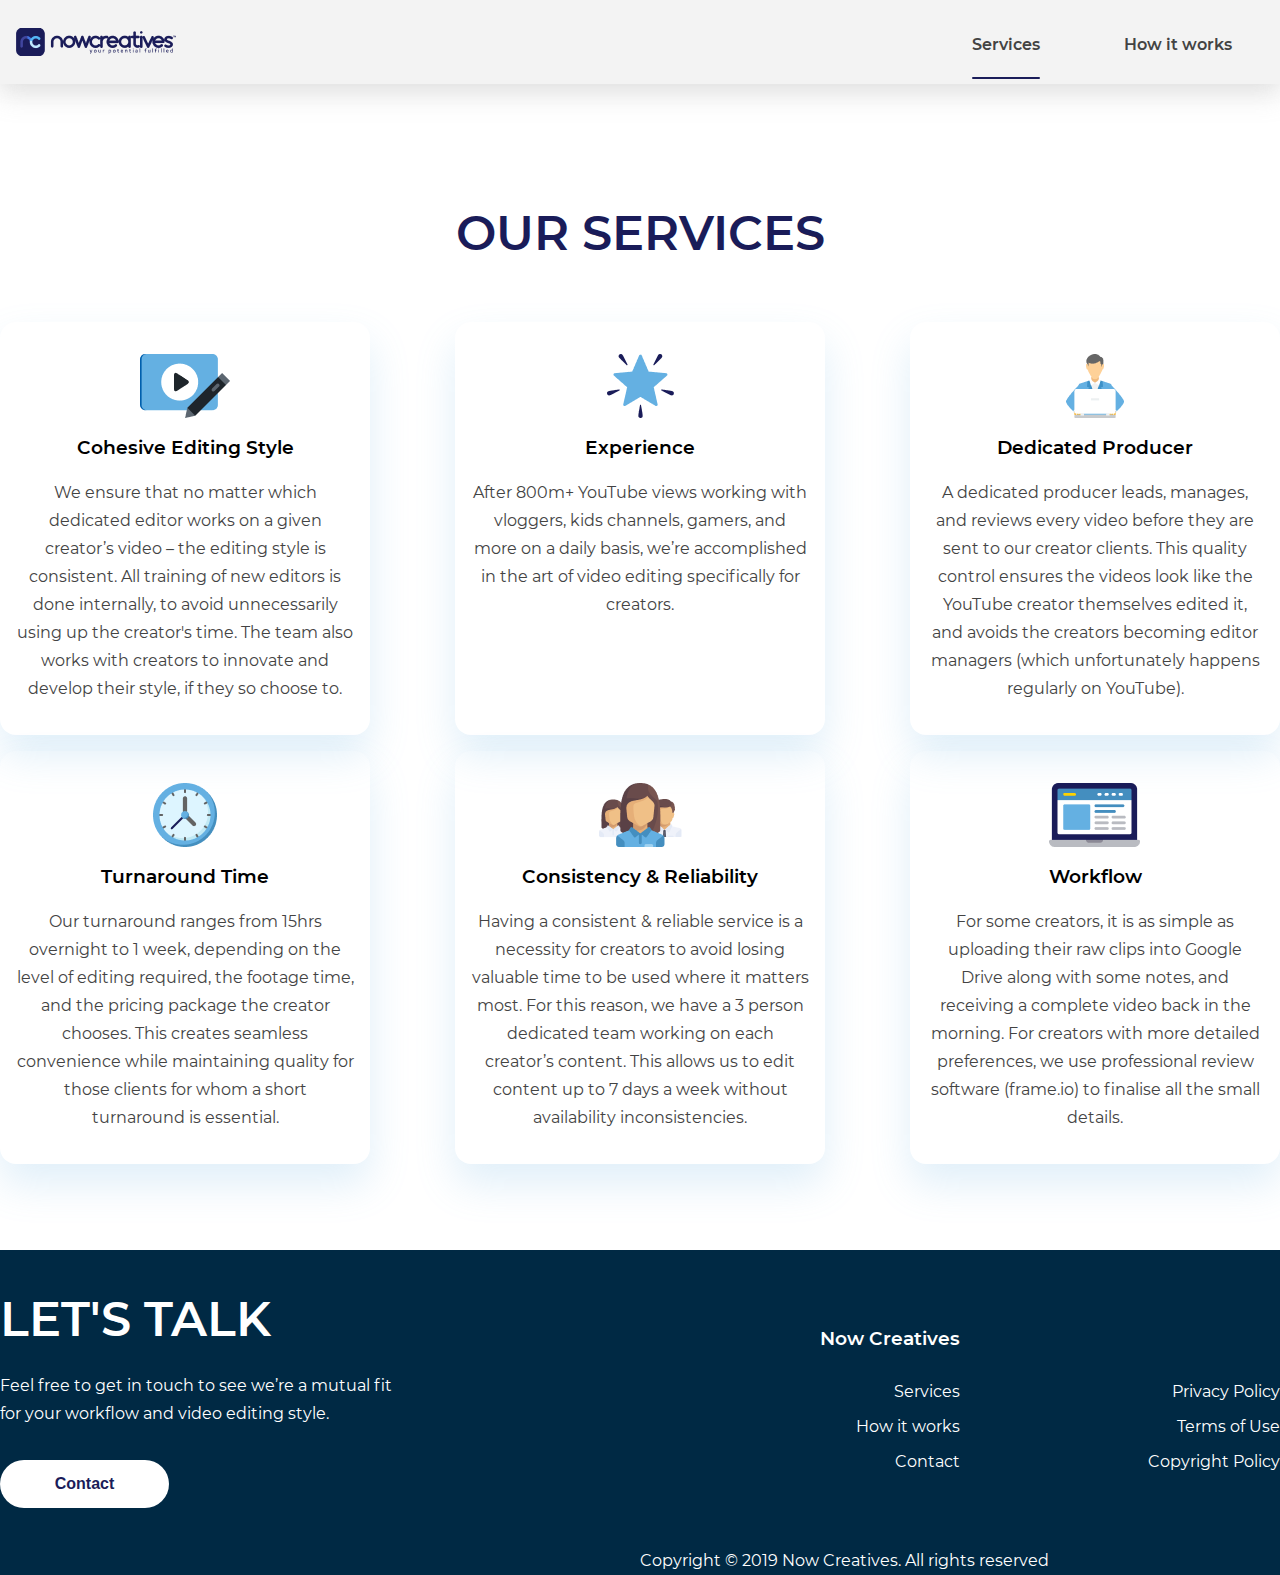
<file: services.html>
<!doctype html>
<html lang="en">
<head>
    <meta charset="UTF-8">
    <meta name="viewport"
          content="width=device-width, user-scalable=no, initial-scale=1.0, maximum-scale=1.0, minimum-scale=1.0">
    <meta http-equiv="X-UA-Compatible" content="ie=edge">
    <title>Document</title>
    <link rel="stylesheet" href="index.css">
    <link rel="stylesheet" href="footer.css">
    <link rel="stylesheet" href="fonts.css">
    <link rel="stylesheet" href="services.css">
    <link rel="stylesheet" href="media.css">
</head>
<body>
<header>
    <div id="navbar">
        <div id="logo-div">
            <a href="index.html"><img src="images/logo.png" alt="logo" id="logo"></a>
        </div>
        <div id="hamburger">
            <input type="checkbox" id="btnControl" onclick="menuSlidesIn()"/>
            <label for="btnControl" id="label-hamburger">
                <div class="menu-burger"></div>
                <div class="menu-burger"></div>
                <div class="menu-burger"></div>
            </label>
        </div>
        <ul id="menu">
            <li><a href="services.html">Services</a></li>
            <li><a href="how-it-works.html">How it works</a></li>
        </ul>
    </div>
    <ul id="menu-items">
        <li><a href="services.html">Services</a></li>
        <li><a href="how-it-works.html">How it works</a></li>
    </ul>
</header>

<div id="main-services">
    <h1>OUR SERVICES</h1>
    <div id="service-cards">
        <div class="service-card-temp">
            <img src="images/services/Cohesive-Editing-Style.png" alt="#">
            <h3>Cohesive Editing Style</h3>
            <p>We ensure that no matter which dedicated editor works on a given creator’s video – the editing style is
                consistent. All training of new editors is done internally, to avoid unnecessarily using up the
                creator's time. The team also works with creators to innovate and develop their style, if they so choose
                to.</p>
        </div>
        <div class="service-card-temp">
            <img src="images/services/Experience.png" alt="#">
            <h3>Experience</h3>
            <p>After 800m+ YouTube views working with vloggers, kids channels, gamers, and more on a daily basis, we’re
                accomplished in the art of video editing specifically for creators.</p>
        </div>
        <div class="service-card-temp">
            <img src="images/services/Dedicated-Producer.png" alt="#">
            <h3>Dedicated Producer</h3>
            <p>A dedicated producer leads, manages, and reviews every video before they are sent to our creator clients.
                This quality control ensures the videos look like the YouTube creator themselves edited it, and avoids
                the creators becoming editor managers (which unfortunately happens regularly on YouTube).</p>
        </div>
        <div class="service-card-temp">
            <img src="images/services/Turnaround-Time.png" alt="#">
            <h3>Turnaround Time</h3>
            <p>Our turnaround ranges from 15hrs overnight to 1 week, depending on the level of editing required, the
                footage time, and the pricing package the creator chooses. This creates seamless convenience while
                maintaining quality for those clients for whom a short turnaround is essential.</p>
        </div>
        <div class="service-card-temp">
            <img src="images/services/Consistency-Reliability.png" alt="#">
            <h3>Consistency & Reliability</h3>
            <p>Having a consistent & reliable service is a necessity for creators to avoid losing valuable time to be
                used where it matters most. For this reason, we have a 3 person dedicated team working on each creator’s
                content. This allows us to edit content up to 7 days a week without availability inconsistencies.</p>
        </div>
        <div class="service-card-temp">
            <img src="images/services/Workflow.png" alt="#">
            <h3>Workflow</h3>
            <p>For some creators, it is as simple as uploading their raw clips into Google Drive along with some notes,
                and receiving a complete video back in the morning. For creators with more detailed preferences, we use
                professional review software (frame.io) to finalise all the small details.</p>
        </div>
    </div>
</div>

<footer>
    <div id="footer">
        <div id="footer-info">
            <h1>LET'S TALK</h1>
            <p>Feel free to get in touch to see we’re a mutual fit for your workflow and video editing style.</p>
            <button id="contact-footer">Contact</button>
        </div>
        <div id="footer-quicklinks">
            <div id="footer-links1">
                <h3>Now Creatives</h3>
                <a href="services.html">Services</a>
                <a href="how-it-works.html">How it works</a>
                <a href="#">Contact</a>
            </div>
            <div id="footer-links2">
                <a href="#">Privacy Policy</a>
                <a href="#">Terms of Use</a>
                <a href="#">Copyright Policy</a>
            </div>
            <p>Copyright © 2019 Now Creatives. All rights reserved</p>
        </div>

    </div>
</footer>
<script src="index.js"></script>
</body>
</html>
</file>
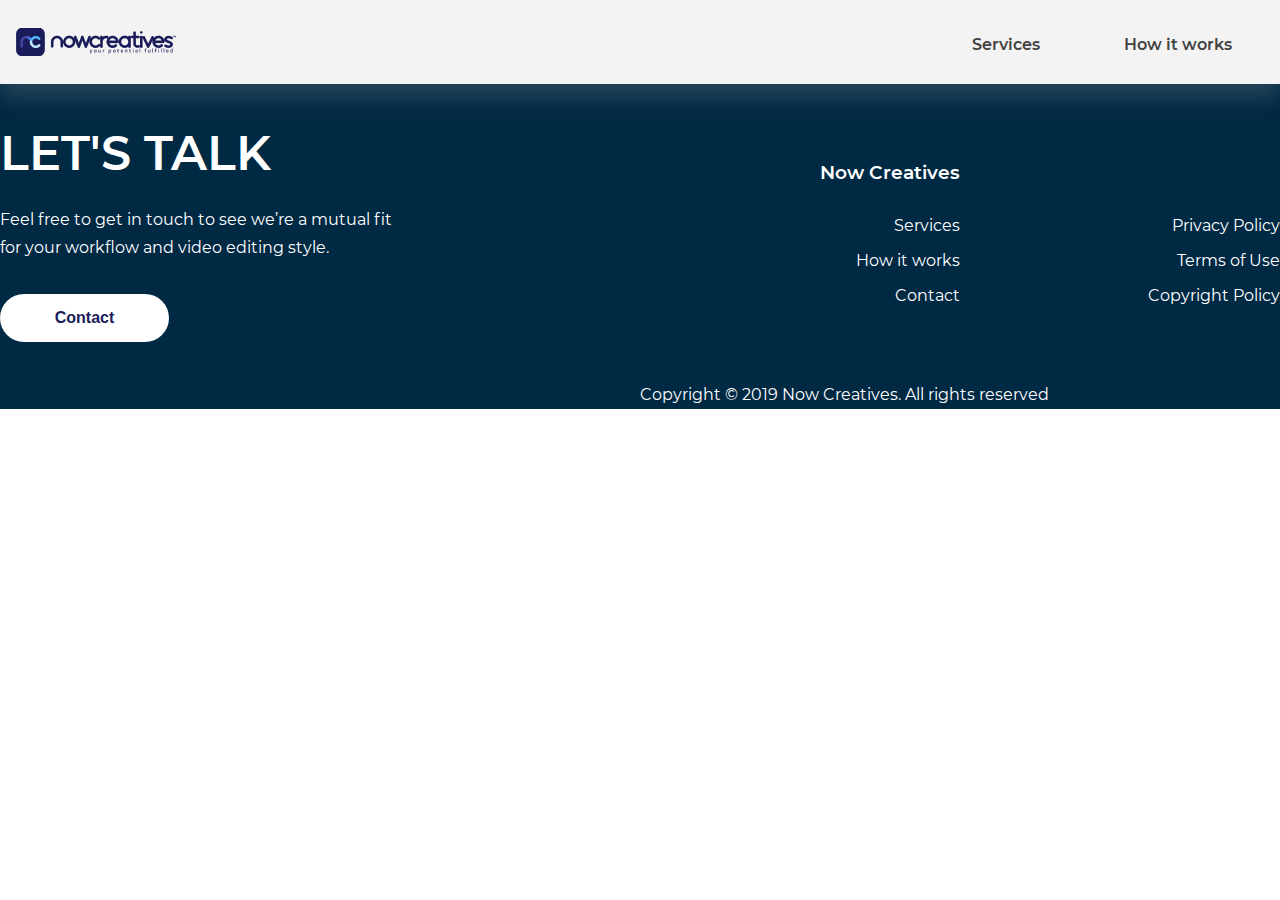
<file: template.html>
<!doctype html>
<html lang="en">
<head>
    <meta charset="UTF-8">
    <meta name="viewport"
          content="width=device-width, user-scalable=no, initial-scale=1.0, maximum-scale=1.0, minimum-scale=1.0">
    <meta http-equiv="X-UA-Compatible" content="ie=edge">
    <title>Template</title>
    <link rel="stylesheet" href="index.css">
    <link rel="stylesheet" href="footer.css">
    <link rel="stylesheet" href="fonts.css">
    <link rel="stylesheet" href="media.css">
</head>
<body>
<header>
    <div id="navbar">
        <div id="logo-div">
            <a href="index.html"><img src="images/logo.png" alt="logo" id="logo"></a>
        </div>
        <div id="hamburger">
            <input type="checkbox" id="btnControl" onclick="menuSlidesIn()"/>
            <label for="btnControl" id="label-hamburger">
                <div class="menu-burger"></div>
                <div class="menu-burger"></div>
                <div class="menu-burger"></div>
            </label>
        </div>
        <ul id="menu">
            <li><a href="services.html">Services</a></li>
            <li><a href="how-it-works.html">How it works</a></li>
        </ul>
    </div>
    <ul id="menu-items">
        <li><a href="services.html">Services</a></li>
        <li><a href="how-it-works.html">How it works</a></li>
    </ul>
</header>



<footer>
    <div id="footer">
        <div id="footer-info">
            <h1>LET'S TALK</h1>
            <p>Feel free to get in touch to see we’re a mutual fit for your workflow and video editing style.</p>
            <button id="contact-footer">Contact</button>
        </div>
        <div id="footer-quicklinks">
            <div id="footer-links1">
                <h3>Now Creatives</h3>
                <a href="services.html">Services</a>
                <a href="how-it-works.html">How it works</a>
                <a href="#">Contact</a>
            </div>
            <div id="footer-links2">
                <a href="#">Privacy Policy</a>
                <a href="#">Terms of Use</a>
                <a href="#">Copyright Policy</a>
            </div>
            <p>Copyright © 2019 Now Creatives. All rights reserved</p>
        </div>

    </div>
</footer>
<script src="index.js"></script>
</body>
</html>
</file>
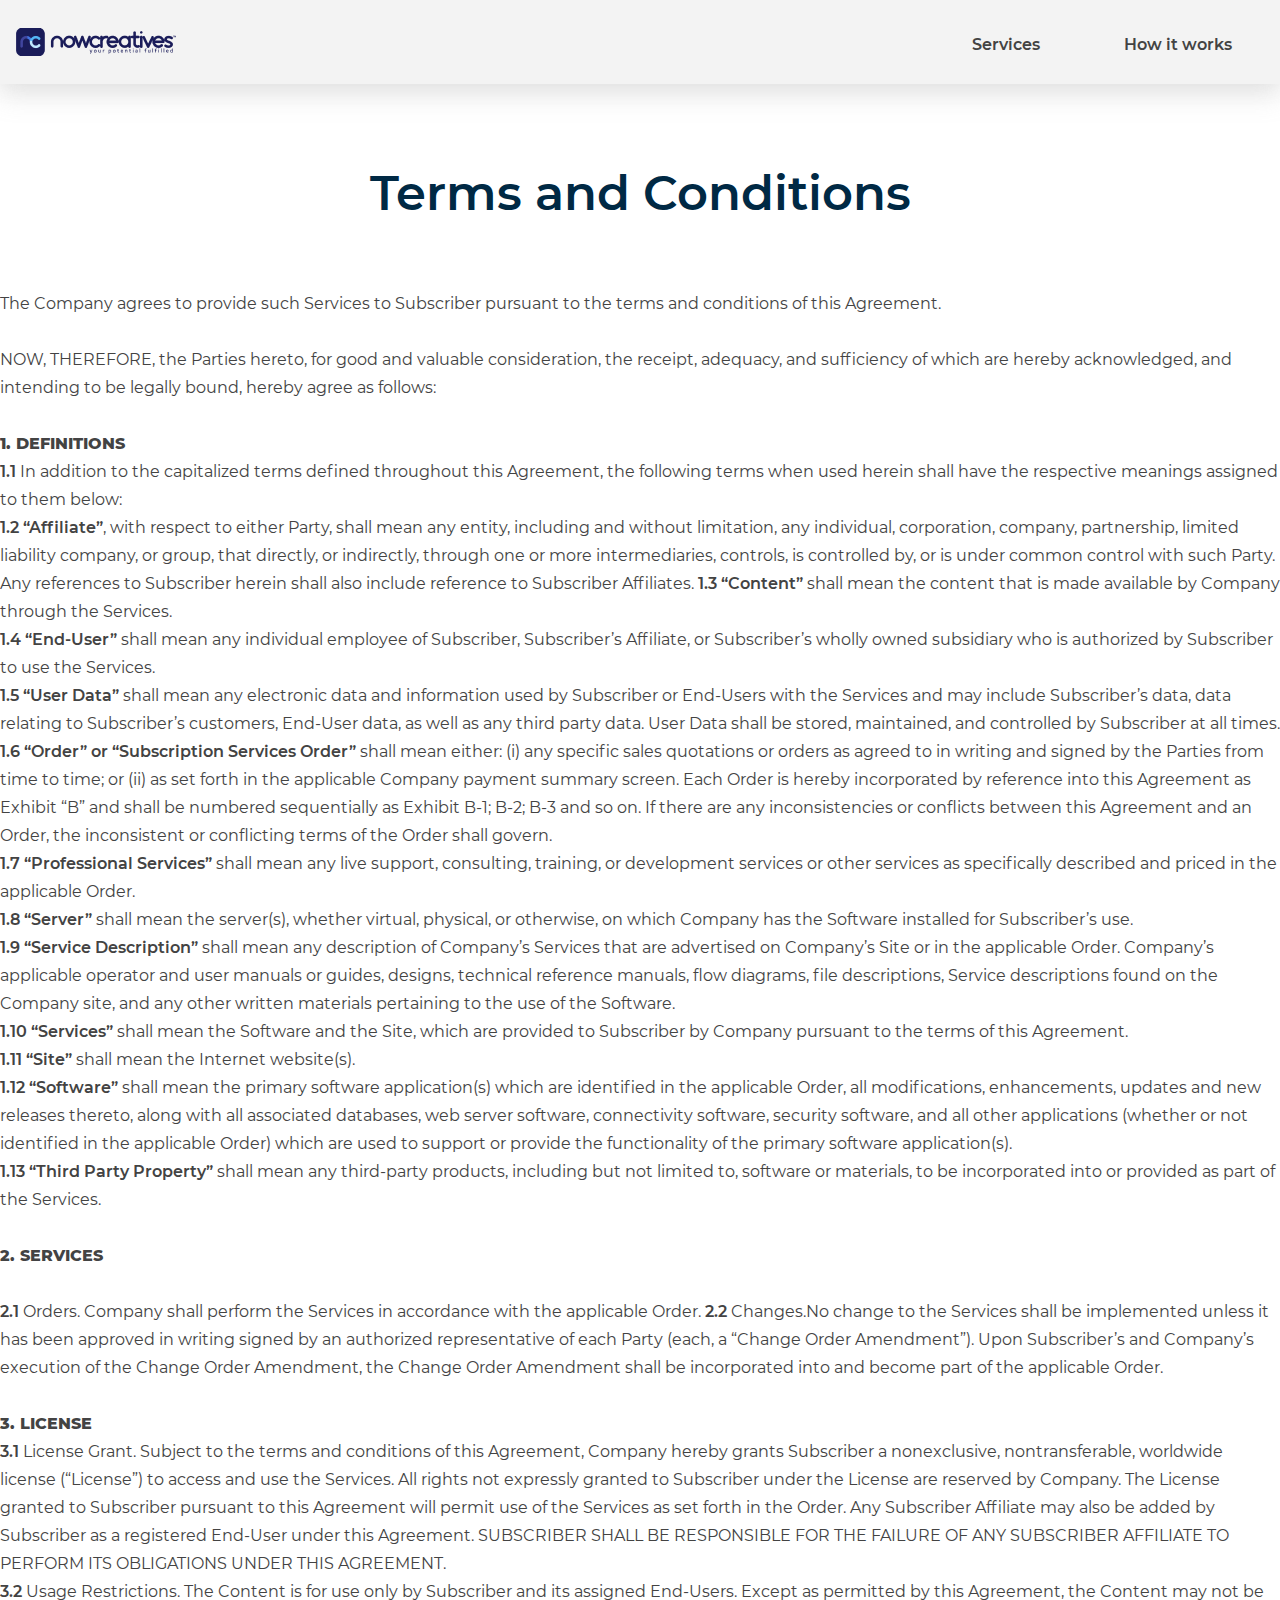
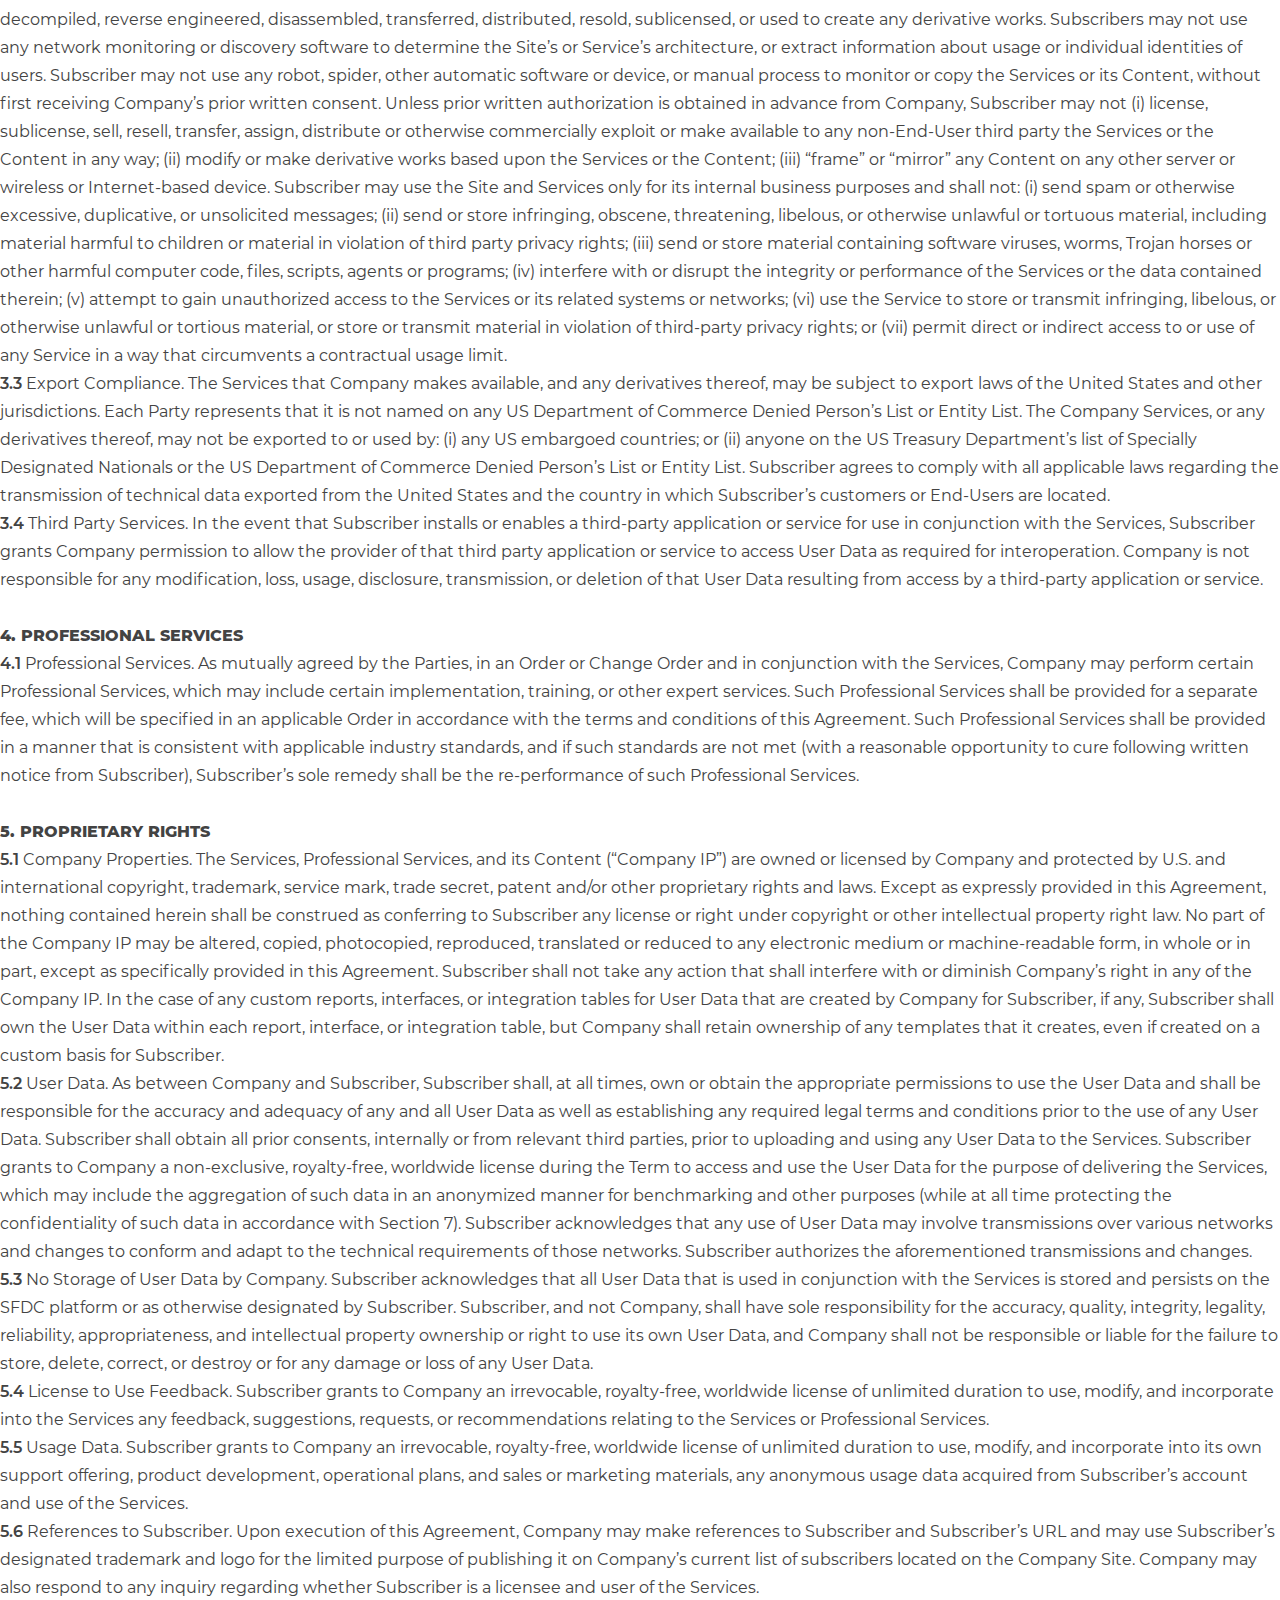
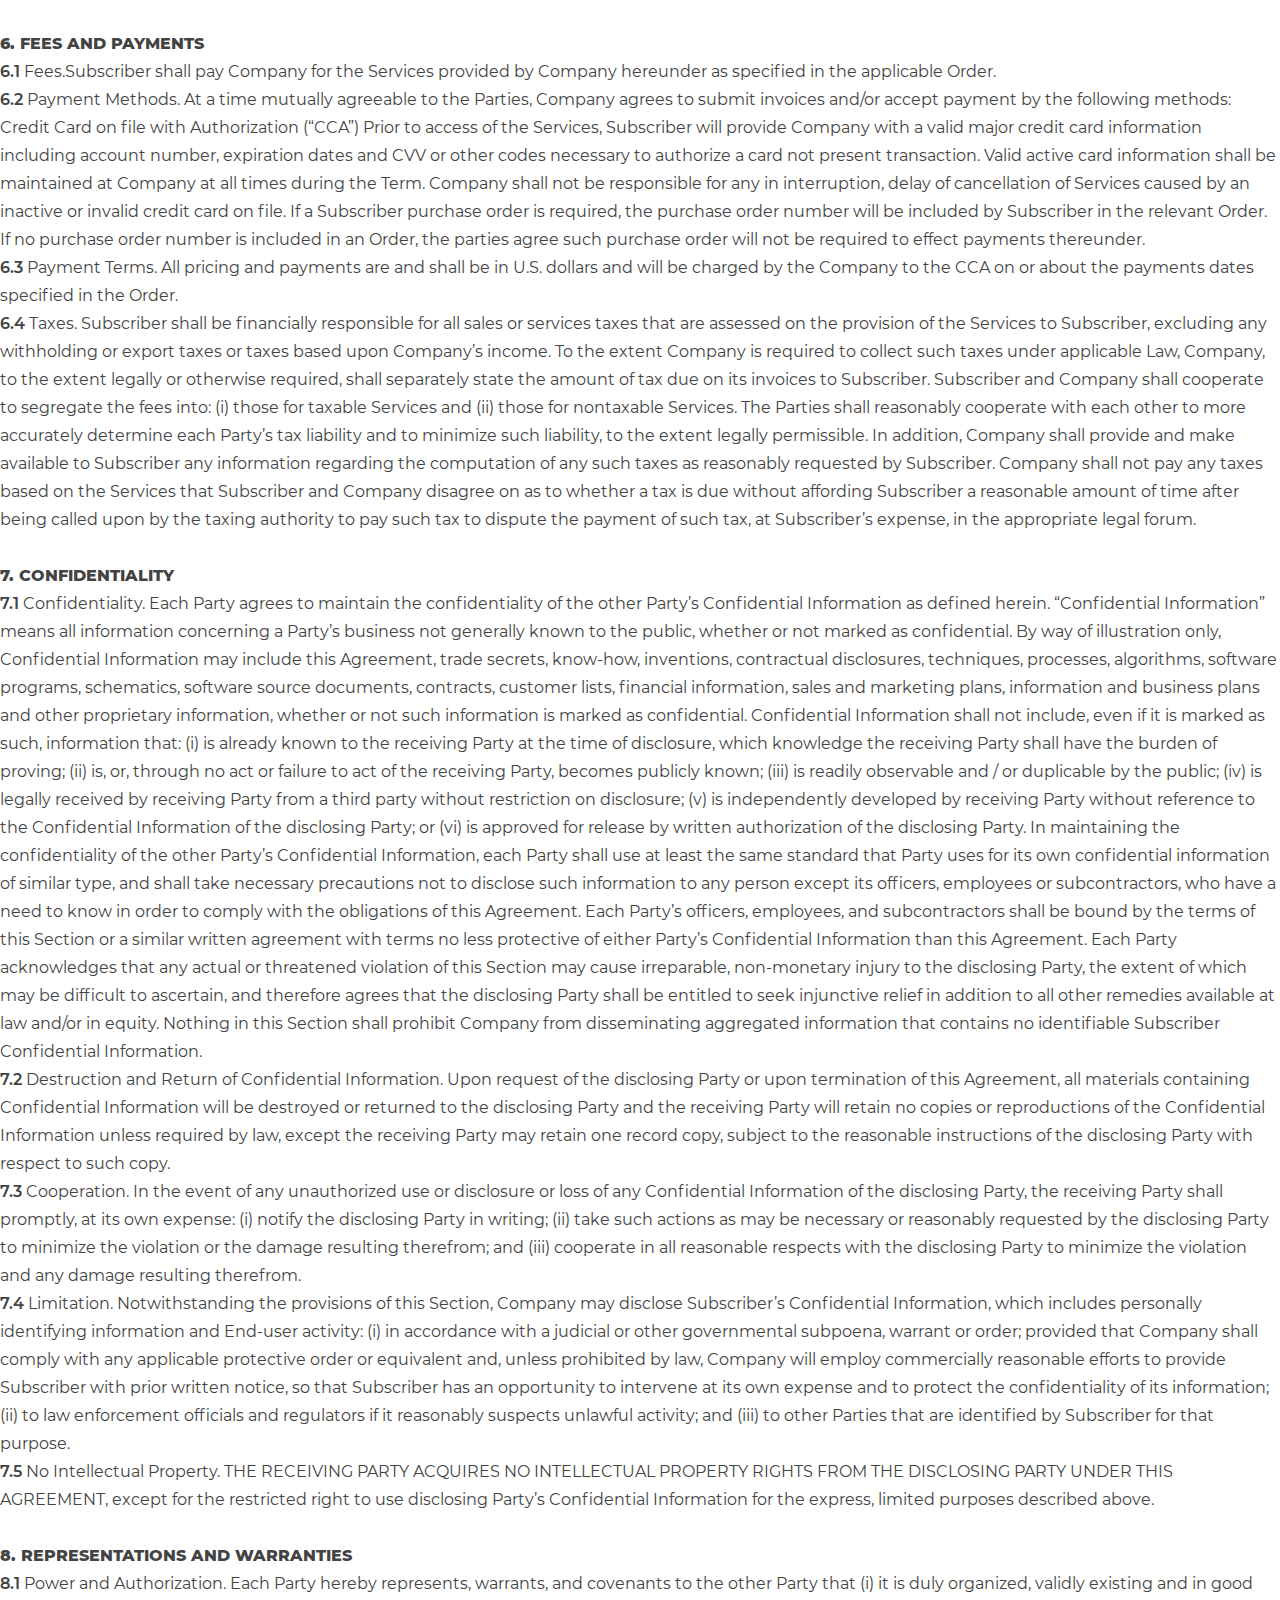
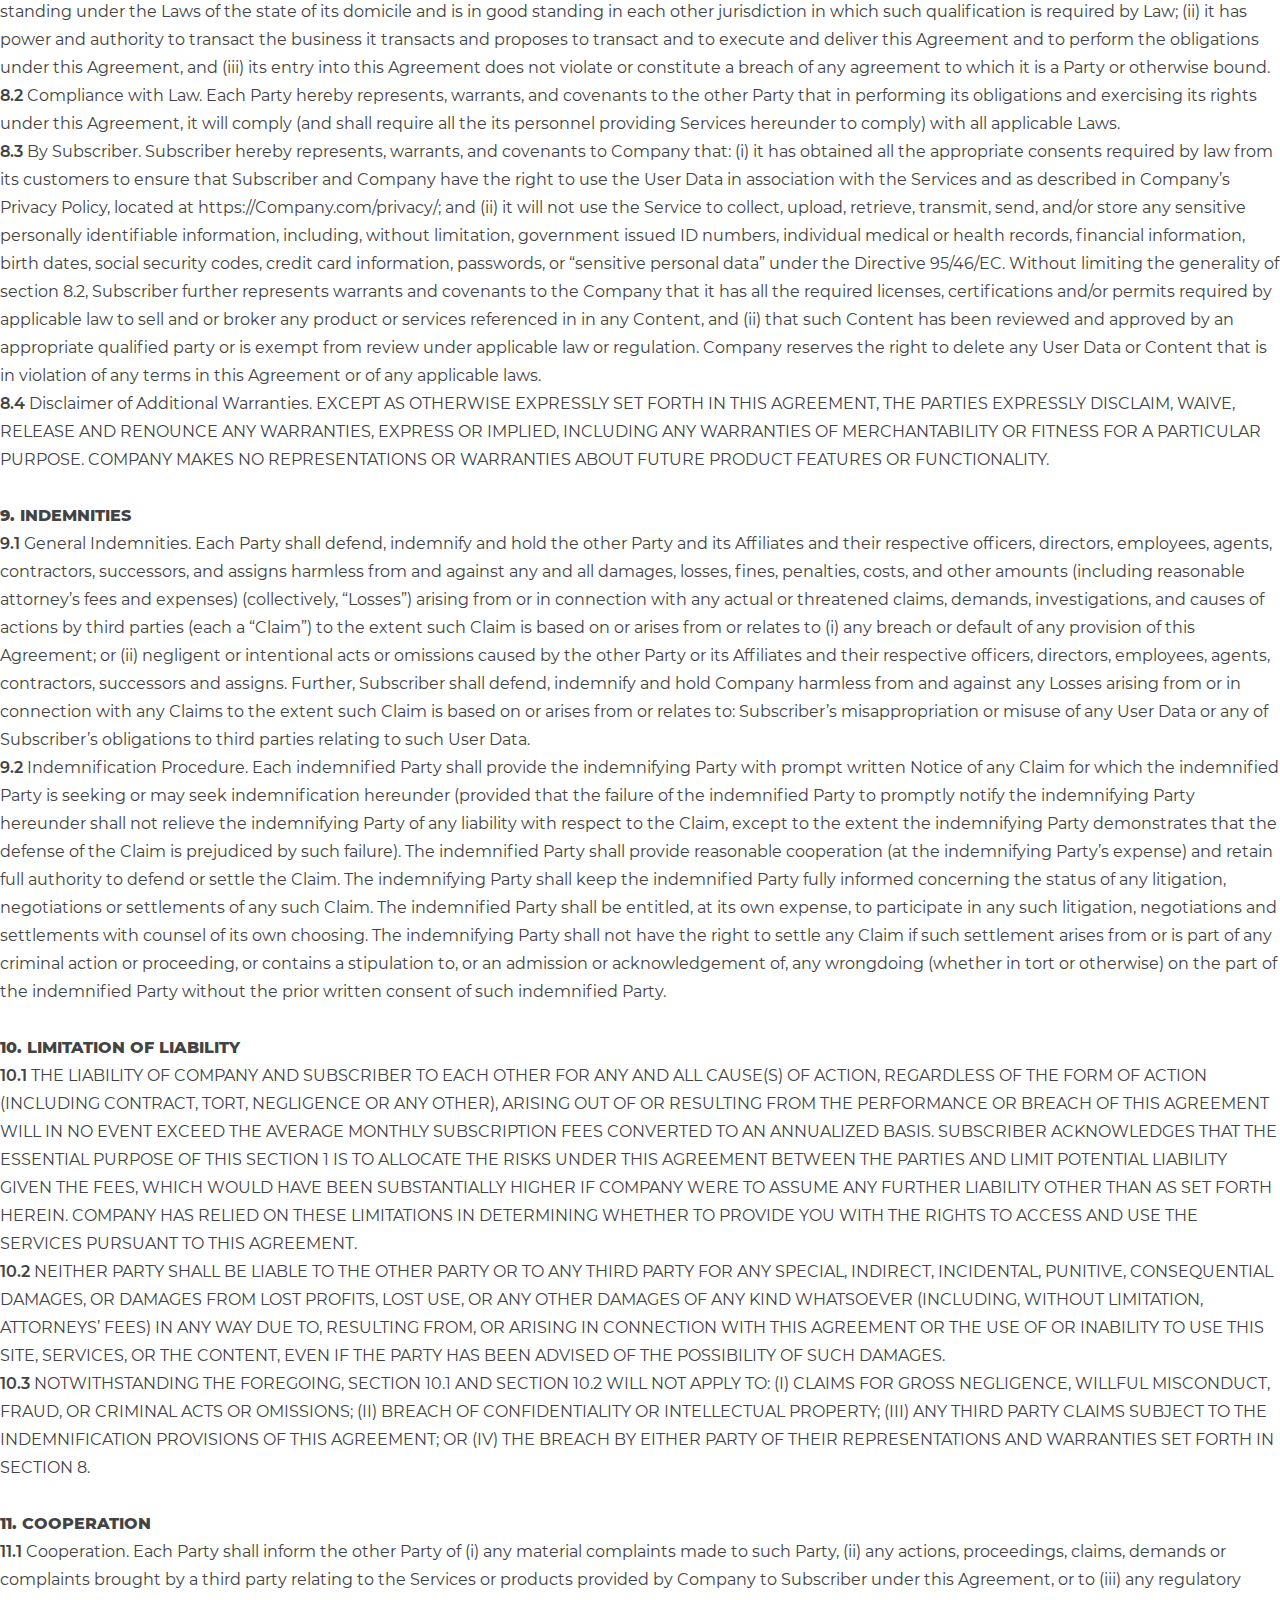
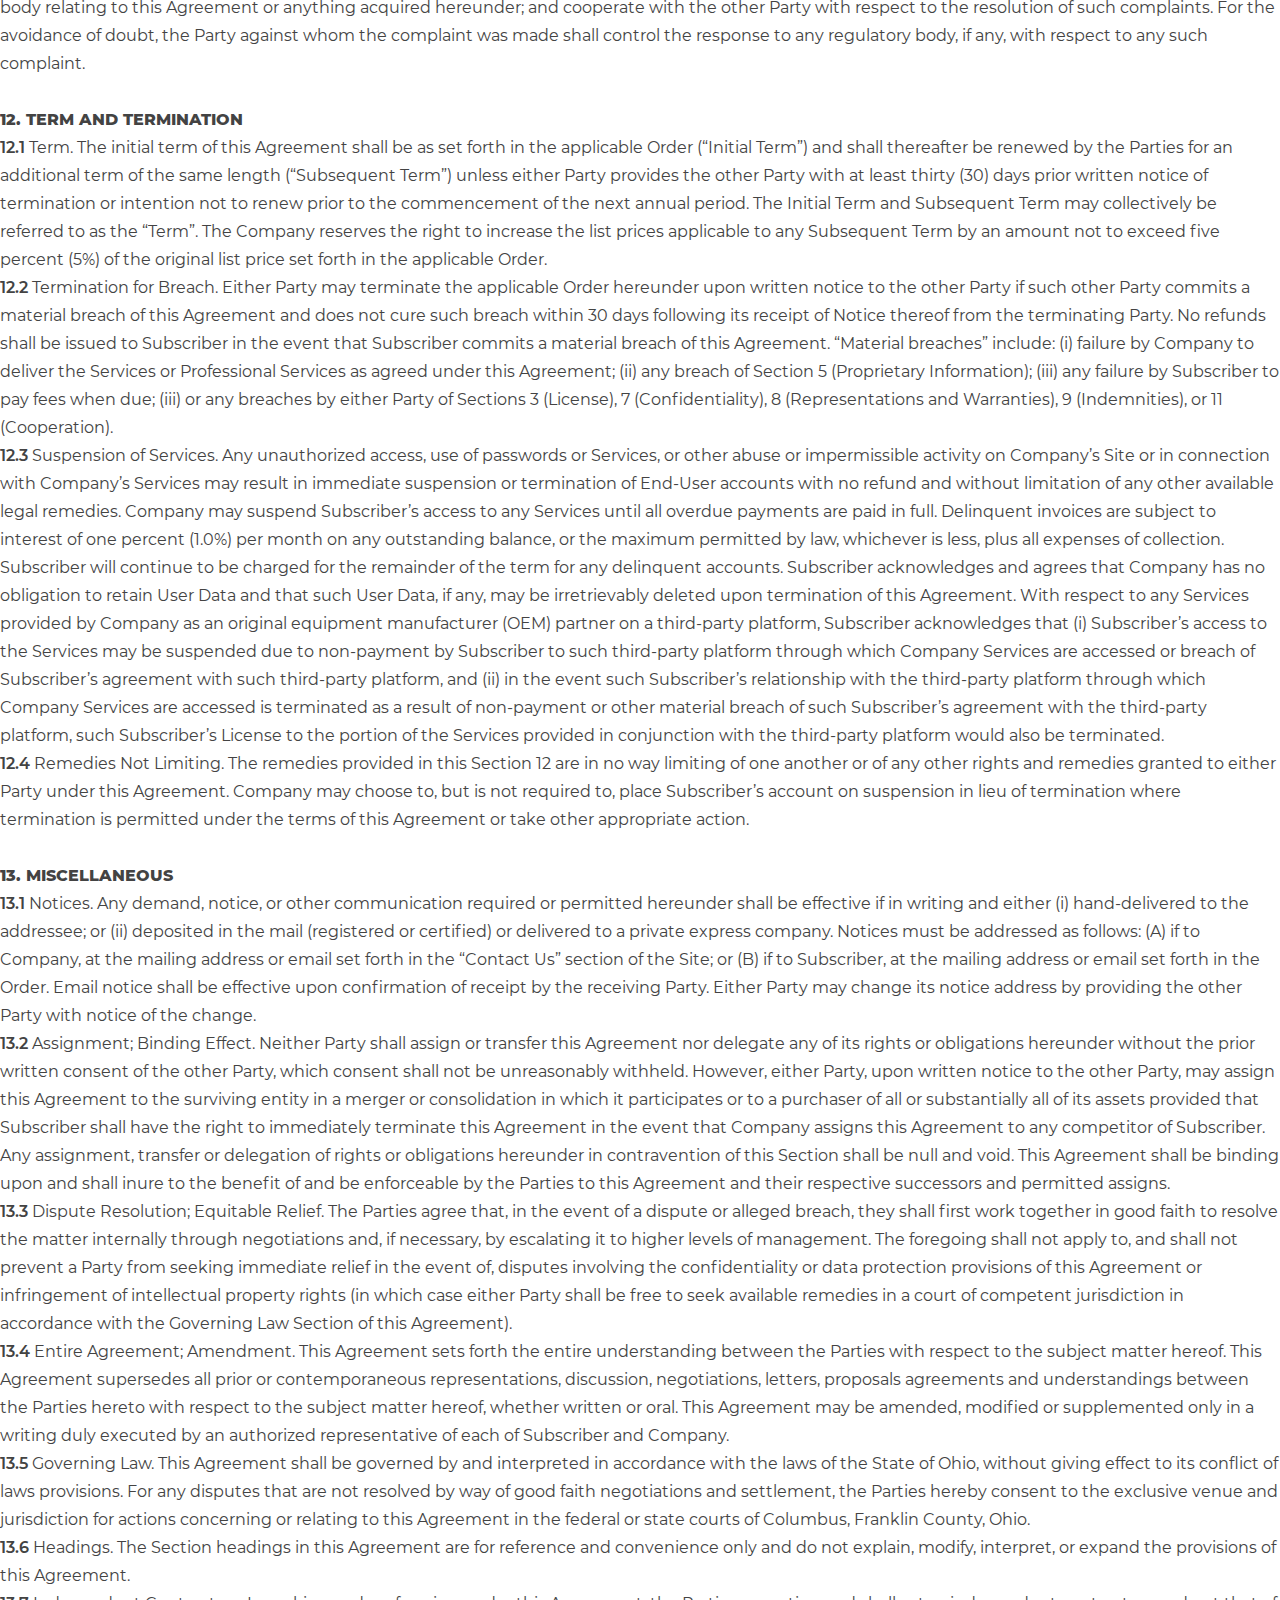
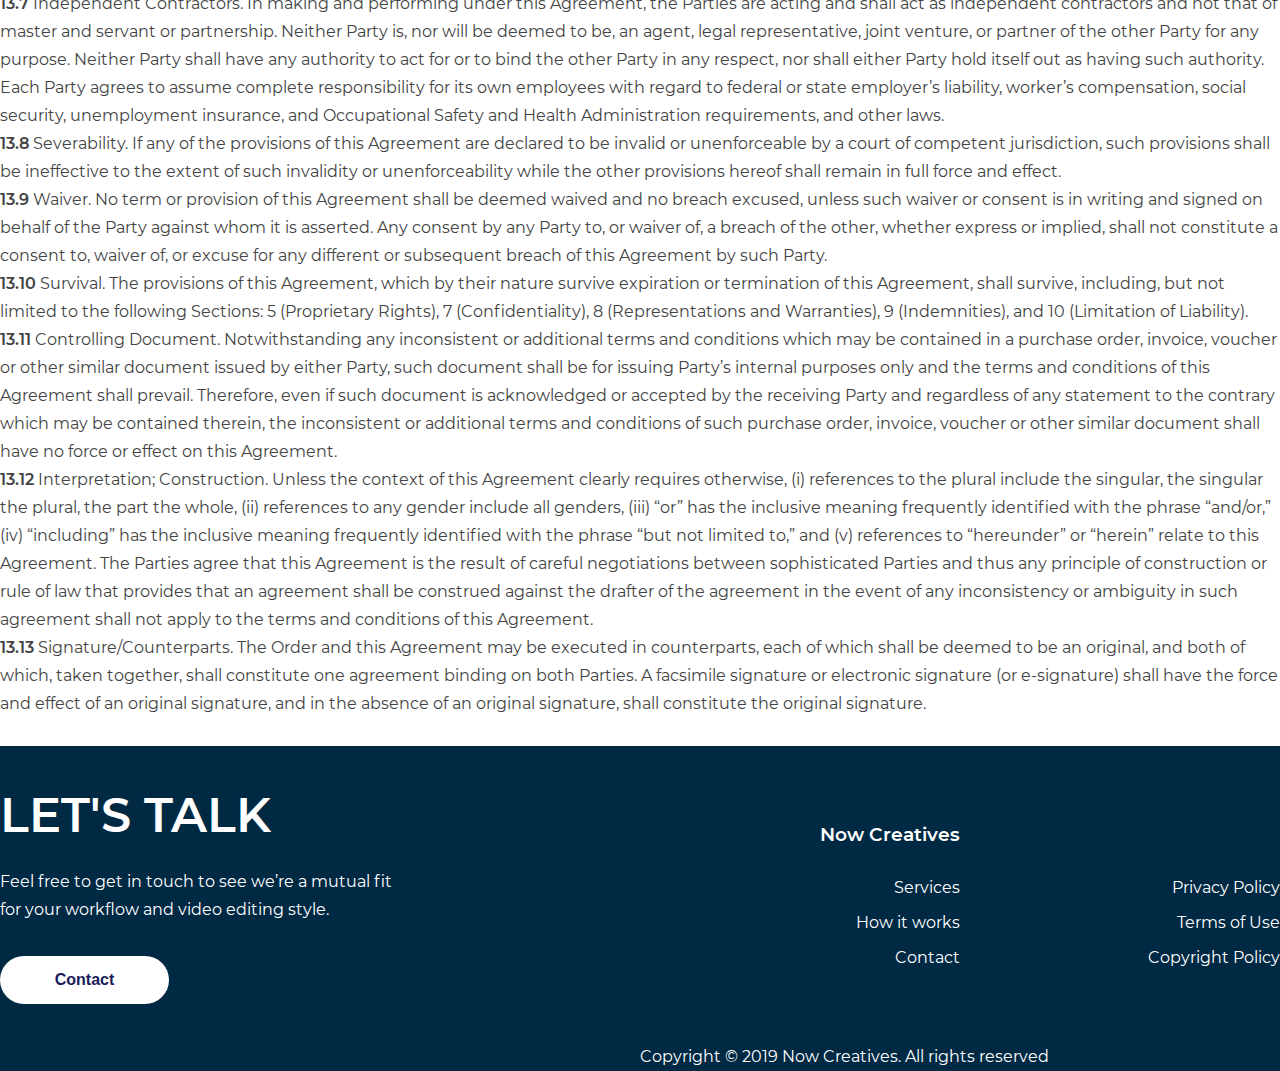
<file: terms-and-conditions.html>
<!doctype html>
<html lang="en">
<head>
    <meta charset="UTF-8">
    <meta name="viewport"
          content="width=device-width, user-scalable=no, initial-scale=1.0, maximum-scale=1.0, minimum-scale=1.0">
    <meta http-equiv="X-UA-Compatible" content="ie=edge">
    <title>Template</title>
    <link rel="stylesheet" href="index.css">
    <link rel="stylesheet" href="footer.css">
    <link rel="stylesheet" href="fonts.css">
    <link rel="stylesheet" href="terms.css">
    <link rel="stylesheet" href="media.css">
</head>
<body>
<header>
    <div id="navbar">
        <div id="logo-div">
            <a href="index.html"><img src="images/logo.png" alt="logo" id="logo"></a>
        </div>
        <div id="hamburger">
            <input type="checkbox" id="btnControl" onclick="menuSlidesIn()"/>
            <label for="btnControl" id="label-hamburger">
                <div class="menu-burger"></div>
                <div class="menu-burger"></div>
                <div class="menu-burger"></div>
            </label>
        </div>
        <ul id="menu">
            <li><a href="services.html">Services</a></li>
            <li><a href="how-it-works.html">How it works</a></li>
        </ul>
    </div>
    <ul id="menu-items">
        <li><a href="services.html">Services</a></li>
        <li><a href="how-it-works.html">How it works</a></li>
    </ul>
</header>

<div id="terms">
    <h1>Terms and Conditions</h1>
    <div id="terms-and-conditions">
        <p>
            <br>
            The Company agrees to provide such Services to Subscriber pursuant to the terms and conditions of this
            Agreement.
            <br>
            <br>
            NOW, THEREFORE, the Parties hereto, for good and valuable consideration, the receipt, adequacy, and
            sufficiency of which are hereby acknowledged, and intending to be legally bound, hereby agree as follows:
            <br>
            <br>
            <span class="heading">1. DEFINITIONS</span>
            <br>
            <span class="sub-heading">1.1</span> In addition to the capitalized terms defined throughout this Agreement, the following terms when used
            herein shall have the respective meanings assigned to them below:<br>
            <span class="sub-heading">1.2 “Affiliate”</span>, with respect to either Party, shall mean any entity, including and without limitation, any
            individual, corporation, company, partnership, limited liability company, or group, that directly, or
            indirectly, through one or more intermediaries, controls, is controlled by, or is under common control with
            such Party. Any references to Subscriber herein shall also include reference to Subscriber Affiliates.
            <span class="sub-heading">1.3 “Content”</span> shall mean the content that is made available by Company through the Services.<br>
            <span class="sub-heading">1.4 “End-User”</span> shall mean any individual employee of Subscriber, Subscriber’s Affiliate, or Subscriber’s
            wholly owned subsidiary who is authorized by Subscriber to use the Services.<br>
            <span class="sub-heading">1.5 “User Data”</span> shall mean any electronic data and information used by Subscriber or End-Users with the
            Services and may include Subscriber’s data, data relating to Subscriber’s customers, End-User data, as well
            as any third party data. User Data shall be stored, maintained, and controlled by Subscriber at all times.<br>
            <span class="sub-heading">1.6 “Order” or “Subscription Services Order”</span> shall mean either: (i) any specific sales quotations or orders
            as agreed to in writing and signed by the Parties from time to time; or (ii) as set forth in the applicable
            Company payment summary screen. Each Order is hereby incorporated by reference into this Agreement as
            Exhibit “B” and shall be numbered sequentially as Exhibit B-1; B-2; B-3 and so on. If there are any
            inconsistencies or conflicts between this Agreement and an Order, the inconsistent or conflicting terms of
            the Order shall govern.<br>
            <span class="sub-heading">1.7 “Professional Services”</span> shall mean any live support, consulting, training, or development services or
            other services as specifically described and priced in the applicable Order.<br>
            <span class="sub-heading">1.8 “Server”</span> shall mean the server(s), whether virtual, physical, or otherwise, on which Company has the
            Software installed for Subscriber’s use.<br>
            <span class="sub-heading">1.9 “Service Description”</span> shall mean any description of Company’s Services that are advertised on Company’s
            Site or in the applicable Order. Company’s applicable operator and user manuals or guides, designs,
            technical reference manuals, flow diagrams, file descriptions, Service descriptions found on the Company
            site, and any other written materials pertaining to the use of the Software.<br>
            <span class="sub-heading">1.10 “Services”</span> shall mean the Software and the Site, which are provided to Subscriber by Company pursuant
            to the terms of this Agreement.<br>
            <span class="sub-heading">1.11 “Site”</span> shall mean the Internet website(s).<br>
            <span class="sub-heading">1.12 “Software”</span> shall mean the primary software application(s) which are identified in the applicable Order,
            all modifications, enhancements, updates and new releases thereto, along with all associated databases, web
            server software, connectivity software, security software, and all other applications (whether or not
            identified in the applicable Order) which are used to support or provide the functionality of the primary
            software application(s).<br>
            <span class="sub-heading">1.13 “Third Party Property”</span> shall mean any third-party products, including but not limited to, software or
            materials, to be incorporated into or provided as part of the Services.
            <br>
            <br>
            <span class="heading">2. SERVICES</span><br>
            <br>
            <span class="sub-heading">2.1</span> Orders. Company shall perform the Services in accordance with the applicable Order.
            <span class="sub-heading">2.2</span> Changes.No change to the Services shall be implemented unless it has been approved in writing signed by
            an authorized representative of each Party (each, a “Change Order Amendment”). Upon Subscriber’s and
            Company’s execution of the Change Order Amendment, the Change Order Amendment shall be incorporated into and
            become part of the applicable Order.
            <br>
            <br>
            <span class="heading">3. LICENSE</span>
            <br>
            <span class="sub-heading">3.1</span> License Grant. Subject to the terms and conditions of this Agreement, Company hereby grants Subscriber a
            nonexclusive, nontransferable, worldwide license (“License”) to access and use the Services. All rights not
            expressly granted to Subscriber under the License are reserved by Company. The License granted to Subscriber
            pursuant to this Agreement will permit use of the Services as set forth in the Order. Any Subscriber
            Affiliate may also be added by Subscriber as a registered End-User under this Agreement. SUBSCRIBER SHALL BE
            RESPONSIBLE FOR THE FAILURE OF ANY SUBSCRIBER AFFILIATE TO PERFORM ITS OBLIGATIONS UNDER THIS AGREEMENT.<br>
            <span class="sub-heading">3.2</span> Usage Restrictions. The Content is for use only by Subscriber and its assigned End-Users. Except as
            permitted by this Agreement, the Content may not be decompiled, reverse engineered, disassembled,
            transferred, distributed, resold, sublicensed, or used to create any derivative works. Subscribers may not
            use any network monitoring or discovery software to determine the Site’s or Service’s architecture, or
            extract information about usage or individual identities of users. Subscriber may not use any robot, spider,
            other automatic software or device, or manual process to monitor or copy the Services or its Content,
            without first receiving Company’s prior written consent. Unless prior written authorization is obtained in
            advance from Company, Subscriber may not (i) license, sublicense, sell, resell, transfer, assign, distribute
            or otherwise commercially exploit or make available to any non-End-User third party the Services or the
            Content in any way; (ii) modify or make derivative works based upon the Services or the Content; (iii)
            “frame” or “mirror” any Content on any other server or wireless or Internet-based device. Subscriber may use
            the Site and Services only for its internal business purposes and shall not: (i) send spam or otherwise
            excessive, duplicative, or unsolicited messages; (ii) send or store infringing, obscene, threatening,
            libelous, or otherwise unlawful or tortuous material, including material harmful to children or material in
            violation of third party privacy rights; (iii) send or store material containing software viruses, worms,
            Trojan horses or other harmful computer code, files, scripts, agents or programs; (iv) interfere with or
            disrupt the integrity or performance of the Services or the data contained therein; (v) attempt to gain
            unauthorized access to the Services or its related systems or networks; (vi) use the Service to store or
            transmit infringing, libelous, or otherwise unlawful or tortious material, or store or transmit material in
            violation of third-party privacy rights; or (vii) permit direct or indirect access to or use of any Service
            in a way that circumvents a contractual usage limit.<br>
            <span class="sub-heading">3.3</span> Export Compliance. The Services that Company makes available, and any derivatives thereof, may be
            subject to export laws of the United States and other jurisdictions. Each Party represents that it is not
            named on any US Department of Commerce Denied Person’s List or Entity List. The Company Services, or any
            derivatives thereof, may not be exported to or used by: (i) any US embargoed countries; or (ii) anyone on
            the US Treasury Department’s list of Specially Designated Nationals or the US Department of Commerce Denied
            Person’s List or Entity List. Subscriber agrees to comply with all applicable laws regarding the
            transmission of technical data exported from the United States and the country in which Subscriber’s
            customers or End-Users are located.<br>
            <span class="sub-heading">3.4</span> Third Party Services. In the event that Subscriber installs or enables a third-party application or
            service for use in conjunction with the Services, Subscriber grants Company permission to allow the provider
            of that third party application or service to access User Data as required for interoperation. Company is
            not responsible for any modification, loss, usage, disclosure, transmission, or deletion of that User Data
            resulting from access by a third-party application or service.
            <br>
            <br>
            <span class="heading">4. PROFESSIONAL SERVICES</span>
            <br>
            <span class="sub-heading">4.1</span> Professional Services. As mutually agreed by the Parties, in an Order or Change Order and in conjunction
            with the Services, Company may perform certain Professional Services, which may include certain
            implementation, training, or other expert services. Such Professional Services shall be provided for a
            separate fee, which will be specified in an applicable Order in accordance with the terms and conditions of
            this Agreement. Such Professional Services shall be provided in a manner that is consistent with applicable
            industry standards, and if such standards are not met (with a reasonable opportunity to cure following
            written notice from Subscriber), Subscriber’s sole remedy shall be the re-performance of such Professional
            Services.
            <br>
            <br>
            <span class="heading">5. PROPRIETARY RIGHTS</span>
            <br>
            <span class="sub-heading">5.1</span> Company Properties. The Services, Professional Services, and its Content (“Company IP”) are owned or
            licensed by Company and protected by U.S. and international copyright, trademark, service mark, trade
            secret, patent and/or other proprietary rights and laws. Except as expressly provided in this Agreement,
            nothing contained herein shall be construed as conferring to Subscriber any license or right under copyright
            or other intellectual property right law. No part of the Company IP may be altered, copied, photocopied,
            reproduced, translated or reduced to any electronic medium or machine-readable form, in whole or in part,
            except as specifically provided in this Agreement. Subscriber shall not take any action that shall interfere
            with or diminish Company’s right in any of the Company IP. In the case of any custom reports, interfaces, or
            integration tables for User Data that are created by Company for Subscriber, if any, Subscriber shall own
            the User Data within each report, interface, or integration table, but Company shall retain ownership of any
            templates that it creates, even if created on a custom basis for Subscriber.<br>
            <span class="sub-heading">5.2</span> User Data. As between Company and Subscriber, Subscriber shall, at all times, own or obtain the
            appropriate permissions to use the User Data and shall be responsible for the accuracy and adequacy of any
            and all User Data as well as establishing any required legal terms and conditions prior to the use of any
            User Data. Subscriber shall obtain all prior consents, internally or from relevant third parties, prior to
            uploading and using any User Data to the Services. Subscriber grants to Company a non-exclusive,
            royalty-free, worldwide license during the Term to access and use the User Data for the purpose of
            delivering the Services, which may include the aggregation of such data in an anonymized manner for
            benchmarking and other purposes (while at all time protecting the confidentiality of such data in accordance
            with Section 7). Subscriber acknowledges that any use of User Data may involve transmissions over various
            networks and changes to conform and adapt to the technical requirements of those networks. Subscriber
            authorizes the aforementioned transmissions and changes.<br>
            <span class="sub-heading">5.3</span> No Storage of User Data by Company. Subscriber acknowledges that all User Data that is used in
            conjunction with the Services is stored and persists on the SFDC platform or as otherwise designated by
            Subscriber. Subscriber, and not Company, shall have sole responsibility for the accuracy, quality,
            integrity, legality, reliability, appropriateness, and intellectual property ownership or right to use its
            own User Data, and Company shall not be responsible or liable for the failure to store, delete, correct, or
            destroy or for any damage or loss of any User Data.<br>
            <span class="sub-heading">5.4</span> License to Use Feedback. Subscriber grants to Company an irrevocable, royalty-free, worldwide license of
            unlimited duration to use, modify, and incorporate into the Services any feedback, suggestions, requests, or
            recommendations relating to the Services or Professional Services.<br>
            <span class="sub-heading">5.5</span> Usage Data. Subscriber grants to Company an irrevocable, royalty-free, worldwide license of unlimited
            duration to use, modify, and incorporate into its own support offering, product development, operational
            plans, and sales or marketing materials, any anonymous usage data acquired from Subscriber’s account and use
            of the Services.<br>
            <span class="sub-heading">5.6</span> References to Subscriber. Upon execution of this Agreement, Company may make references to Subscriber
            and Subscriber’s URL and may use Subscriber’s designated trademark and logo for the limited purpose of
            publishing it on Company’s current list of subscribers located on the Company Site. Company may also respond
            to any inquiry regarding whether Subscriber is a licensee and user of the Services.
            <br>
            <br>
            <span class="heading">6. FEES AND PAYMENTS</span>
            <br>
            <span class="sub-heading">6.1</span> Fees.Subscriber shall pay Company for the Services provided by Company hereunder as specified in the
            applicable Order.<br>
            <span class="sub-heading">6.2</span> Payment Methods. At a time mutually agreeable to the Parties, Company agrees to submit invoices and/or
            accept payment by the following methods:
            Credit Card on file with Authorization (“CCA”)
            Prior to access of the Services, Subscriber will provide Company with a valid major credit card information
            including account number, expiration dates and CVV or other codes necessary to authorize a card not present
            transaction. Valid active card information shall be maintained at Company at all times during the Term.
            Company shall not be responsible for any in interruption, delay of cancellation of Services caused by an
            inactive or invalid credit card on file. If a Subscriber purchase order is required, the purchase order
            number will be included by Subscriber in the relevant Order. If no purchase order number is included in an
            Order, the parties agree such purchase order will not be required to effect payments thereunder.
            <br>
            <span class="sub-heading">6.3</span> Payment Terms. All pricing and payments are and shall be in U.S. dollars and will be charged by the
            Company to the CCA on or about the payments dates specified in the Order.<br>
            <span class="sub-heading">6.4</span> Taxes. Subscriber shall be financially responsible for all sales or services taxes that are assessed on
            the provision of the Services to Subscriber, excluding any withholding or export taxes or taxes based upon
            Company’s income. To the extent Company is required to collect such taxes under applicable Law, Company, to
            the extent legally or otherwise required, shall separately state the amount of tax due on its invoices to
            Subscriber. Subscriber and Company shall cooperate to segregate the fees into: (i) those for taxable
            Services and (ii) those for nontaxable Services. The Parties shall reasonably cooperate with each other to
            more accurately determine each Party’s tax liability and to minimize such liability, to the extent legally
            permissible. In addition, Company shall provide and make available to Subscriber any information regarding
            the computation of any such taxes as reasonably requested by Subscriber. Company shall not pay any taxes
            based on the Services that Subscriber and Company disagree on as to whether a tax is due without affording
            Subscriber a reasonable amount of time after being called upon by the taxing authority to pay such tax to
            dispute the payment of such tax, at Subscriber’s expense, in the appropriate legal forum.
            <br>
            <br>
            <span class="heading">7. CONFIDENTIALITY</span>
            <br>
            <span class="sub-heading">7.1</span> Confidentiality. Each Party agrees to maintain the confidentiality of the other Party’s Confidential
            Information as defined herein. “Confidential Information” means all information concerning a Party’s
            business not generally known to the public, whether or not marked as confidential. By way of illustration
            only, Confidential Information may include this Agreement, trade secrets, know-how, inventions, contractual
            disclosures, techniques, processes, algorithms, software programs, schematics, software source documents,
            contracts, customer lists, financial information, sales and marketing plans, information and business plans
            and other proprietary information, whether or not such information is marked as confidential. Confidential
            Information shall not include, even if it is marked as such, information that: (i) is already known to the
            receiving Party at the time of disclosure, which knowledge the receiving Party shall have the burden of
            proving; (ii) is, or, through no act or failure to act of the receiving Party, becomes publicly known; (iii)
            is readily observable and / or duplicable by the public; (iv) is legally received by receiving Party from a
            third party without restriction on disclosure; (v) is independently developed by receiving Party without
            reference to the Confidential Information of the disclosing Party; or (vi) is approved for release by
            written authorization of the disclosing Party. In maintaining the confidentiality of the other Party’s
            Confidential Information, each Party shall use at least the same standard that Party uses for its own
            confidential information of similar type, and shall take necessary precautions not to disclose such
            information to any person except its officers, employees or subcontractors, who have a need to know in order
            to comply with the obligations of this Agreement. Each Party’s officers, employees, and subcontractors shall
            be bound by the terms of this Section or a similar written agreement with terms no less protective of either
            Party’s Confidential Information than this Agreement. Each Party acknowledges that any actual or threatened
            violation of this Section may cause irreparable, non-monetary injury to the disclosing Party, the extent of
            which may be difficult to ascertain, and therefore agrees that the disclosing Party shall be entitled to
            seek injunctive relief in addition to all other remedies available at law and/or in equity. Nothing in this
            Section shall prohibit Company from disseminating aggregated information that contains no identifiable
            Subscriber Confidential Information.<br>
            <span class="sub-heading">7.2</span> Destruction and Return of Confidential Information. Upon request of the disclosing Party or upon
            termination of this Agreement, all materials containing Confidential Information will be destroyed or
            returned to the disclosing Party and the receiving Party will retain no copies or reproductions of the
            Confidential Information unless required by law, except the receiving Party may retain one record copy,
            subject to the reasonable instructions of the disclosing Party with respect to such copy.
            <span class="sub-heading"><br>
                7.3</span> Cooperation. In the event of any unauthorized use or disclosure or loss of any Confidential Information
            of the disclosing Party, the receiving Party shall promptly, at its own expense: (i) notify the disclosing
            Party in writing; (ii) take such actions as may be necessary or reasonably requested by the disclosing Party
            to minimize the violation or the damage resulting therefrom; and (iii) cooperate in all reasonable respects
            with the disclosing Party to minimize the violation and any damage resulting therefrom.<br>
            <span class="sub-heading">7.4</span> Limitation. Notwithstanding the provisions of this Section, Company may disclose Subscriber’s
            Confidential Information, which includes personally identifying information and End-user activity: (i) in
            accordance with a judicial or other governmental subpoena, warrant or order; provided that Company shall
            comply with any applicable protective order or equivalent and, unless prohibited by law, Company will employ
            commercially reasonable efforts to provide Subscriber with prior written notice, so that Subscriber has an
            opportunity to intervene at its own expense and to protect the confidentiality of its information; (ii) to
            law enforcement officials and regulators if it reasonably suspects unlawful activity; and (iii) to other
            Parties that are identified by Subscriber for that purpose.<br>
            <span class="sub-heading">7.5</span> No Intellectual Property. THE RECEIVING PARTY ACQUIRES NO INTELLECTUAL PROPERTY RIGHTS FROM THE
            DISCLOSING PARTY UNDER THIS AGREEMENT, except for the restricted right to use disclosing Party’s
            Confidential Information for the express, limited purposes described above.
            <br>
            <br>
            <span class="heading">8. REPRESENTATIONS AND WARRANTIES</span>
            <br>
            <span class="sub-heading">8.1</span> Power and Authorization. Each Party hereby represents, warrants, and covenants to the other Party that
            (i) it is duly organized, validly existing and in good standing under the Laws of the state of its domicile
            and is in good standing in each other jurisdiction in which such qualification is required by Law; (ii) it
            has power and authority to transact the business it transacts and proposes to transact and to execute and
            deliver this Agreement and to perform the obligations under this Agreement, and (iii) its entry into this
            Agreement does not violate or constitute a breach of any agreement to which it is a Party or otherwise
            bound.<br>
            <span class="sub-heading">8.2</span> Compliance with Law. Each Party hereby represents, warrants, and covenants to the other Party that in
            performing its obligations and exercising its rights under this Agreement, it will comply (and shall require
            all the its personnel providing Services hereunder to comply) with all applicable Laws.<br>
            <span class="sub-heading">8.3</span> By Subscriber. Subscriber hereby represents, warrants, and covenants to Company that: (i) it has
            obtained all the appropriate consents required by law from its customers to ensure that Subscriber and
            Company have the right to use the User Data in association with the Services and as described in Company’s
            Privacy Policy, located at https://Company.com/privacy/; and (ii) it will not use the Service to collect,
            upload, retrieve, transmit, send, and/or store any sensitive personally identifiable information, including,
            without limitation, government issued ID numbers, individual medical or health records, financial
            information, birth dates, social security codes, credit card information, passwords, or “sensitive personal
            data” under the Directive 95/46/EC. Without limiting the generality of section 8.2, Subscriber further
            represents warrants and covenants to the Company that it has all the required licenses, certifications
            and/or permits required by applicable law to sell and or broker any product or services referenced in in any
            Content, and (ii) that such Content has been reviewed and approved by an appropriate qualified party or is
            exempt from review under applicable law or regulation. Company reserves the right to delete any User Data or
            Content that is in violation of any terms in this Agreement or of any applicable laws.<br>
            <span class="sub-heading">8.4</span> Disclaimer of Additional Warranties. EXCEPT AS OTHERWISE EXPRESSLY SET FORTH IN THIS AGREEMENT, THE
            PARTIES EXPRESSLY DISCLAIM, WAIVE, RELEASE AND RENOUNCE ANY WARRANTIES, EXPRESS OR IMPLIED, INCLUDING ANY
            WARRANTIES OF MERCHANTABILITY OR FITNESS FOR A PARTICULAR PURPOSE. COMPANY MAKES NO REPRESENTATIONS OR
            WARRANTIES ABOUT FUTURE PRODUCT FEATURES OR FUNCTIONALITY.
            <br>
            <br>
            <span class="heading">9. INDEMNITIES</span>
            <br>
            <span class="sub-heading">9.1</span> General Indemnities. Each Party shall defend, indemnify and hold the other Party and its Affiliates and
            their respective officers, directors, employees, agents, contractors, successors, and assigns harmless from
            and against any and all damages, losses, fines, penalties, costs, and other amounts (including reasonable
            attorney’s fees and expenses) (collectively, “Losses”) arising from or in connection with any actual or
            threatened claims, demands, investigations, and causes of actions by third parties (each a “Claim”) to the
            extent such Claim is based on or arises from or relates to (i) any breach or default of any provision of
            this Agreement; or (ii) negligent or intentional acts or omissions caused by the other Party or its
            Affiliates and their respective officers, directors, employees, agents, contractors, successors and assigns.
            Further, Subscriber shall defend, indemnify and hold Company harmless from and against any Losses arising
            from or in connection with any Claims to the extent such Claim is based on or arises from or relates to:
            Subscriber’s misappropriation or misuse of any User Data or any of Subscriber’s obligations to third parties
            relating to such User Data.<br>
            <span class="sub-heading">9.2</span> Indemnification Procedure. Each indemnified Party shall provide the indemnifying Party with prompt
            written Notice of any Claim for which the indemnified Party is seeking or may seek indemnification hereunder
            (provided that the failure of the indemnified Party to promptly notify the indemnifying Party hereunder
            shall not relieve the indemnifying Party of any liability with respect to the Claim, except to the extent
            the indemnifying Party demonstrates that the defense of the Claim is prejudiced by such failure). The
            indemnified Party shall provide reasonable cooperation (at the indemnifying Party’s expense) and retain full
            authority to defend or settle the Claim. The indemnifying Party shall keep the indemnified Party fully
            informed concerning the status of any litigation, negotiations or settlements of any such Claim. The
            indemnified Party shall be entitled, at its own expense, to participate in any such litigation, negotiations
            and settlements with counsel of its own choosing. The indemnifying Party shall not have the right to settle
            any Claim if such settlement arises from or is part of any criminal action or proceeding, or contains a
            stipulation to, or an admission or acknowledgement of, any wrongdoing (whether in tort or otherwise) on the
            part of the indemnified Party without the prior written consent of such indemnified Party.
            <br>
            <br>
            <span class="heading">10. LIMITATION OF LIABILITY</span>
            <br>
            <span class="sub-heading">10.1</span> THE LIABILITY OF COMPANY AND SUBSCRIBER TO EACH OTHER FOR ANY AND ALL CAUSE(S) OF ACTION, REGARDLESS OF
            THE FORM OF ACTION (INCLUDING CONTRACT, TORT, NEGLIGENCE OR ANY OTHER), ARISING OUT OF OR RESULTING FROM THE
            PERFORMANCE OR BREACH OF THIS AGREEMENT WILL IN NO EVENT EXCEED THE AVERAGE MONTHLY SUBSCRIPTION FEES
            CONVERTED TO AN ANNUALIZED BASIS. SUBSCRIBER ACKNOWLEDGES THAT THE ESSENTIAL PURPOSE OF THIS SECTION 1 IS TO
            ALLOCATE THE RISKS UNDER THIS AGREEMENT BETWEEN THE PARTIES AND LIMIT POTENTIAL LIABILITY GIVEN THE FEES,
            WHICH WOULD HAVE BEEN SUBSTANTIALLY HIGHER IF COMPANY WERE TO ASSUME ANY FURTHER LIABILITY OTHER THAN AS SET
            FORTH HEREIN. COMPANY HAS RELIED ON THESE LIMITATIONS IN DETERMINING WHETHER TO PROVIDE YOU WITH THE RIGHTS
            TO ACCESS AND USE THE SERVICES PURSUANT TO THIS AGREEMENT.<br>
            <span class="sub-heading">10.2</span> NEITHER PARTY SHALL BE LIABLE TO THE OTHER PARTY OR TO ANY THIRD PARTY FOR ANY SPECIAL, INDIRECT,
            INCIDENTAL, PUNITIVE, CONSEQUENTIAL DAMAGES, OR DAMAGES FROM LOST PROFITS, LOST USE, OR ANY OTHER DAMAGES OF
            ANY KIND WHATSOEVER (INCLUDING, WITHOUT LIMITATION, ATTORNEYS’ FEES) IN ANY WAY DUE TO, RESULTING FROM, OR
            ARISING IN CONNECTION WITH THIS AGREEMENT OR THE USE OF OR INABILITY TO USE THIS SITE, SERVICES, OR THE
            CONTENT, EVEN IF THE PARTY HAS BEEN ADVISED OF THE POSSIBILITY OF SUCH DAMAGES.<br>
            <span class="sub-heading">10.3</span> NOTWITHSTANDING THE FOREGOING, SECTION 10.1 AND SECTION 10.2 WILL NOT APPLY TO: (I) CLAIMS FOR GROSS
            NEGLIGENCE, WILLFUL MISCONDUCT, FRAUD, OR CRIMINAL ACTS OR OMISSIONS; (II) BREACH OF CONFIDENTIALITY OR
            INTELLECTUAL PROPERTY; (III) ANY THIRD PARTY CLAIMS SUBJECT TO THE INDEMNIFICATION PROVISIONS OF THIS
            AGREEMENT; OR (IV) THE BREACH BY EITHER PARTY OF THEIR REPRESENTATIONS AND WARRANTIES SET FORTH IN SECTION
            8.
            <br>
            <br>
            <span class="heading">11. COOPERATION</span>
            <br>
            <span class="sub-heading">11.1</span> Cooperation. Each Party shall inform the other Party of (i) any material complaints made to such Party,
            (ii) any actions, proceedings, claims, demands or complaints brought by a third party relating to the
            Services or products provided by Company to Subscriber under this Agreement, or to (iii) any regulatory body
            relating to this Agreement or anything acquired hereunder; and cooperate with the other Party with respect
            to the resolution of such complaints. For the avoidance of doubt, the Party against whom the complaint was
            made shall control the response to any regulatory body, if any, with respect to any such complaint.
            <br>
            <br>
            <span class="heading">12. TERM AND TERMINATION</span>
            <br>
            <span class="sub-heading">12.1</span> Term. The initial term of this Agreement shall be as set forth in the applicable Order (“Initial Term”)
            and shall thereafter be renewed by the Parties for an additional term of the same length (“Subsequent Term”)
            unless either Party provides the other Party with at least thirty (30) days prior written notice of
            termination or intention not to renew prior to the commencement of the next annual period. The Initial Term
            and Subsequent Term may collectively be referred to as the “Term”. The Company reserves the right to
            increase the list prices applicable to any Subsequent Term by an amount not to exceed five percent (5%) of
            the original list price set forth in the applicable Order.<br>
            <span class="sub-heading">12.2</span> Termination for Breach. Either Party may terminate the applicable Order hereunder upon written notice
            to the other Party if such other Party commits a material breach of this Agreement and does not cure such
            breach within 30 days following its receipt of Notice thereof from the terminating Party. No refunds shall
            be issued to Subscriber in the event that Subscriber commits a material breach of this Agreement. “Material
            breaches” include: (i) failure by Company to deliver the Services or Professional Services as agreed under
            this Agreement; (ii) any breach of Section 5 (Proprietary Information); (iii) any failure by Subscriber to
            pay fees when due; (iii) or any breaches by either Party of Sections 3 (License), 7 (Confidentiality), 8
            (Representations and Warranties), 9 (Indemnities), or 11 (Cooperation).<br>
            <span class="sub-heading">12.3</span> Suspension of Services. Any unauthorized access, use of passwords or Services, or other abuse or
            impermissible activity on Company’s Site or in connection with Company’s Services may result in immediate
            suspension or termination of End-User accounts with no refund and without limitation of any other available
            legal remedies. Company may suspend Subscriber’s access to any Services until all overdue payments are paid
            in full. Delinquent invoices are subject to interest of one percent (1.0%) per month on any outstanding
            balance, or the maximum permitted by law, whichever is less, plus all expenses of collection. Subscriber
            will continue to be charged for the remainder of the term for any delinquent accounts. Subscriber
            acknowledges and agrees that Company has no obligation to retain User Data and that such User Data, if any,
            may be irretrievably deleted upon termination of this Agreement. With respect to any Services provided by
            Company as an original equipment manufacturer (OEM) partner on a third-party platform, Subscriber
            acknowledges that (i) Subscriber’s access to the Services may be suspended due to non-payment by Subscriber
            to such third-party platform through which Company Services are accessed or breach of Subscriber’s agreement
            with such third-party platform, and (ii) in the event such Subscriber’s relationship with the third-party
            platform through which Company Services are accessed is terminated as a result of non-payment or other
            material breach of such Subscriber’s agreement with the third-party platform, such Subscriber’s License to
            the portion of the Services provided in conjunction with the third-party platform would also be terminated.
            <br>
            <span class="sub-heading">12.4</span> Remedies Not Limiting. The remedies provided in this Section 12 are in no way limiting of one another
            or of any other rights and remedies granted to either Party under this Agreement. Company may choose to, but
            is not required to, place Subscriber’s account on suspension in lieu of termination where termination is
            permitted under the terms of this Agreement or take other appropriate action.
            <br>
            <br>
            <span class="heading">13. MISCELLANEOUS</span>
            <br>
            <span class="sub-heading">13.1</span> Notices. Any demand, notice, or other communication required or permitted hereunder shall be effective
            if in writing and either (i) hand-delivered to the addressee; or (ii) deposited in the mail (registered or
            certified) or delivered to a private express company. Notices must be addressed as follows: (A) if to
            Company, at the mailing address or email set forth in the “Contact Us” section of the Site; or (B) if to
            Subscriber, at the mailing address or email set forth in the Order. Email notice shall be effective upon
            confirmation of receipt by the receiving Party. Either Party may change its notice address by providing the
            other Party with notice of the change.<br>
            <span class="sub-heading">13.2</span> Assignment; Binding Effect. Neither Party shall assign or transfer this Agreement nor delegate any of
            its rights or obligations hereunder without the prior written consent of the other Party, which consent
            shall not be unreasonably withheld. However, either Party, upon written notice to the other Party, may
            assign this Agreement to the surviving entity in a merger or consolidation in which it participates or to a
            purchaser of all or substantially all of its assets provided that Subscriber shall have the right to
            immediately terminate this Agreement in the event that Company assigns this Agreement to any competitor of
            Subscriber. Any assignment, transfer or delegation of rights or obligations hereunder in contravention of
            this Section shall be null and void. This Agreement shall be binding upon and shall inure to the benefit of
            and be enforceable by the Parties to this Agreement and their respective successors and permitted assigns.<br>
            <span class="sub-heading">13.3</span> Dispute Resolution; Equitable Relief. The Parties agree that, in the event of a dispute or alleged
            breach, they shall first work together in good faith to resolve the matter internally through negotiations
            and, if necessary, by escalating it to higher levels of management. The foregoing shall not apply to, and
            shall not prevent a Party from seeking immediate relief in the event of, disputes involving the
            confidentiality or data protection provisions of this Agreement or infringement of intellectual property
            rights (in which case either Party shall be free to seek available remedies in a court of competent
            jurisdiction in accordance with the Governing Law Section of this Agreement).<br>
            <span class="sub-heading">13.4</span> Entire Agreement; Amendment. This Agreement sets forth the entire understanding between the Parties
            with respect to the subject matter hereof. This Agreement supersedes all prior or contemporaneous
            representations, discussion, negotiations, letters, proposals agreements and understandings between the
            Parties hereto with respect to the subject matter hereof, whether written or oral. This Agreement may be
            amended, modified or supplemented only in a writing duly executed by an authorized representative of each of
            Subscriber and Company.<br>
            <span class="sub-heading">13.5</span> Governing Law. This Agreement shall be governed by and interpreted in accordance with the laws of the
            State of Ohio, without giving effect to its conflict of laws provisions. For any disputes that are not
            resolved by way of good faith negotiations and settlement, the Parties hereby consent to the exclusive venue
            and jurisdiction for actions concerning or relating to this Agreement in the federal or state courts of
            Columbus, Franklin County, Ohio.<br>
            <span class="sub-heading">13.6</span> Headings. The Section headings in this Agreement are for reference and convenience only and do not
            explain, modify, interpret, or expand the provisions of this Agreement.<br>
            <span class="sub-heading">13.7</span> Independent Contractors. In making and performing under this Agreement, the Parties are acting and
            shall act as independent contractors and not that of master and servant or partnership. Neither Party is,
            nor will be deemed to be, an agent, legal representative, joint venture, or partner of the other Party for
            any purpose. Neither Party shall have any authority to act for or to bind the other Party in any respect,
            nor shall either Party hold itself out as having such authority. Each Party agrees to assume complete
            responsibility for its own employees with regard to federal or state employer’s liability, worker’s
            compensation, social security, unemployment insurance, and Occupational Safety and Health Administration
            requirements, and other laws.<br>
            <span class="sub-heading">13.8</span> Severability. If any of the provisions of this Agreement are declared to be invalid or unenforceable by
            a court of competent jurisdiction, such provisions shall be ineffective to the extent of such invalidity or
            unenforceability while the other provisions hereof shall remain in full force and effect.<br>
            <span class="sub-heading">13.9</span> Waiver. No term or provision of this Agreement shall be deemed waived and no breach excused, unless
            such waiver or consent is in writing and signed on behalf of the Party against whom it is asserted. Any
            consent by any Party to, or waiver of, a breach of the other, whether express or implied, shall not
            constitute a consent to, waiver of, or excuse for any different or subsequent breach of this Agreement by
            such Party.<br>
            <span class="sub-heading">13.10</span> Survival. The provisions of this Agreement, which by their nature survive expiration or termination of
            this Agreement, shall survive, including, but not limited to the following Sections: 5 (Proprietary Rights),
            7 (Confidentiality), 8 (Representations and Warranties), 9 (Indemnities), and 10 (Limitation of Liability).<br>
            <span class="sub-heading">13.11</span> Controlling Document. Notwithstanding any inconsistent or additional terms and conditions which may be
            contained in a purchase order, invoice, voucher or other similar document issued by either Party, such
            document shall be for issuing Party’s internal purposes only and the terms and conditions of this Agreement
            shall prevail. Therefore, even if such document is acknowledged or accepted by the receiving Party and
            regardless of any statement to the contrary which may be contained therein, the inconsistent or additional
            terms and conditions of such purchase order, invoice, voucher or other similar document shall have no force
            or effect on this Agreement.<br>
            <span class="sub-heading">13.12</span> Interpretation; Construction. Unless the context of this Agreement clearly requires otherwise, (i)
            references to the plural include the singular, the singular the plural, the part the whole, (ii) references
            to any gender include all genders, (iii) “or” has the inclusive meaning frequently identified with the
            phrase “and/or,” (iv) “including” has the inclusive meaning frequently identified with the phrase “but not
            limited to,” and (v) references to “hereunder” or “herein” relate to this Agreement. The Parties agree that
            this Agreement is the result of careful negotiations between sophisticated Parties and thus any principle of
            construction or rule of law that provides that an agreement shall be construed against the drafter of the
            agreement in the event of any inconsistency or ambiguity in such agreement shall not apply to the terms and
            conditions of this Agreement.<br>
            <span class="sub-heading">13.13</span> Signature/Counterparts. The Order and this Agreement may be executed in counterparts, each of which
            shall be deemed to be an original, and both of which, taken together, shall constitute one agreement binding
            on both Parties. A facsimile signature or electronic signature (or e-signature) shall have the force and
            effect of an original signature, and in the absence of an original signature, shall constitute the original
            signature.
            <br>
            <br>
        </p>
    </div>
</div>

<footer>
    <div id="footer">
        <div id="footer-info">
            <h1>LET'S TALK</h1>
            <p>Feel free to get in touch to see we’re a mutual fit for your workflow and video editing style.</p>
            <button id="contact-footer">Contact</button>
        </div>
        <div id="footer-quicklinks">
            <div id="footer-links1">
                <h3>Now Creatives</h3>
                <a href="services.html">Services</a>
                <a href="how-it-works.html">How it works</a>
                <a href="#">Contact</a>
            </div>
            <div id="footer-links2">
                <a href="#">Privacy Policy</a>
                <a href="#">Terms of Use</a>
                <a href="#">Copyright Policy</a>
            </div>
            <p>Copyright © 2019 Now Creatives. All rights reserved</p>
        </div>

    </div>
</footer>
<script src="index.js"></script>
</body>
</html>
</file>
<file: index.css>
html, body{
    margin: 0;
    padding: 0;
    font-family: Montserrat;
    overflow-x: hidden;
}
body{
    position: relative;
    z-index: 0;
}
header{
    position: relative;
    padding: 28px 16px 24px 16px;
    -webkit-box-shadow: 1px 1px 17px -2px rgba(0,0,0,0.75);
    -moz-box-shadow: 1px 1px 17px -2px rgba(0,0,0,0.75);
    box-shadow: 0px 12px 24px rgba(168, 168, 168, 0.25);
    background-color: #f3f3f3;
}
h1, h2, h3, p{
    margin: 0;
}
h1, h2 , h3{
    font-weight: 500;
}
h1{
    font-size: 48px;
}
h2{
    font-size: 40px;
}
p{
    font-size: 16px;
    line-height: 28px;
    color: #434343;
}
#navbar{
    display: flex;
    margin: auto;
    justify-content: space-between;
    max-width: 1330px;
}
#logo-div{
    display: flex;
    justify-content: left;
    align-items: center;
}
#logo{
    width: 160px;
}
#hamburger{
    display: none;
    place-self: center right;
    position: relative;
}
#btnControl{
    display: none;
}
.menu-burger{
    width: 40px;
    height: 3px;
    border-radius: 10px;
    background-color: #002944;
    margin: 7px 0;
    transition: 0.5s;
}
#btnControl:checked + label > .menu-burger{
    position: absolute;
    right: 0;
    top: -10px;
}
#btnControl:checked + label > .menu-burger:nth-child(1){
    transform: rotate(45deg);
}
#btnControl:checked + label > .menu-burger:nth-child(2){
    background-color: transparent;
}
#btnControl:checked + label > .menu-burger:nth-child(3){
    transform: rotate(-45deg);
}
#menu{
    display: grid;
    grid-template-columns: repeat(2, 1fr);
    margin: 0;
    padding: 0;
    list-style: none;
}
#menu li{
    display: flex;
    justify-content: center;
    align-items: center;
    padding: 0 2em;
}
#menu li a{
    text-decoration: none;
    color: #434343;
    font-weight: 500;
    position: relative;
}
#mobile-menu{
    position: relative;
    background-color: #3F479D;
}
#menu-items{
    z-index: -1;
    position: absolute;
    /*bottom: 10%;*/
    top: -100%;
    left: 50%;
    transform: translateX(-50%);
    list-style: none;
    display: flex;
    flex-direction: column;
    padding: 1em 0;
    margin: 0;
    justify-content: center;
    align-items: center;
    background-color: #f3f3f3 ;
    width: 100%;
    transition: 0.5s;
    -webkit-box-shadow: 1px 1px 17px -2px rgba(0,0,0,0.75);
    -moz-box-shadow: 1px 1px 17px -2px rgba(0,0,0,0.75);
    box-shadow: 0px 12px 24px rgba(168, 168, 168, 0.25);
}
#menu-items li{
    padding: 1em 0;
}
#menu-items a{
    text-decoration: none;
    color: black;
    font-size: 22px;
}
#main{
    display: grid;
    grid-template-rows: repeat(2, auto);
    padding: 105px 0 0 0;
    width: 100%;
    z-index: -2;
    position: relative;
    background-color: #f3f3f3;
}
#intro{
    display: grid;
    grid-template-columns: repeat(2, 1fr);
    max-width: 1330px;
    width: 100%;
    place-self: center;
    place-items: center;
}
#intro-text{
    display: grid;
    place-content: center center;
    text-align: center;
    max-width: 500px;
}
#intro-text h1, #what-we-do h1, #impact h1{
    color: #002944;
}
#intro-text p, #what-we-do p{
    padding: 19px 0 0 0;
}
#intro-text ul{
    list-style: none;
    padding:0;
}
#intro img{
    max-height: 470px;
    width: auto;
}
#what-we-do{
    display: grid;
    place-self: center;
    text-align: center;
    max-width: 1330px;
    padding: 150px 0 120px 0;
    margin-right: 15px;
}
#what-we-do p{
    max-width: 900px;
}
#clients{
    background-color: white;
    padding: 0 0 193px 0;
}
#clients h1{
    color: #002944;
    padding: 80px 0 65px 0;
    text-align: center;
}
.slick-slider-view{

    max-width: 1330px;
    margin: auto;
}
.client-card{
    background-color: #002944;
    width: 300px;
    margin: auto;
    padding: 48px 0 35px 0;
    border-radius: 8px;
    display: flex;
    flex-direction: column;
    align-items: center;
}
.client-card img{
    height: 120px;
    width: auto;
    border-radius: 120px;
}
.client-card h2{
    font-size:20px;
    padding: 24px 0 16px 0;
    color: white;
}
.client-card h3{
    font-size: 24px;
    color: white;
}
.client-card p{
    color: #f3f3f3
}
/*.client-card button{
    margin: 40px 0 0 0;
    border: none;
    border-radius: 40px;
    height: 50px;
    width: 170px;
    font-size: 16px;
    color: #002944;
    background-color: white;
    font-weight: bold;
    letter-spacing: 0.02em;
}*/
.client-card a{
    margin: 40px 0 0 0;
    border: none;
    border-radius: 40px;
    /*height: 50px;*/
    width: 170px;
    padding: 1em 0;
    font-size: 16px;
    color: #002944;
    background-color: white;
    font-weight: bold;
    letter-spacing: 0.02em;
    text-align: -webkit-center;
    text-decoration: none;
}
.client-card a:focus{
    outline: none;
}
#impact{
    display: grid;
    width: 100%;
    background-color: #f3f3f3;
}
#impact-subdiv{
    width: 100%;
    max-width: 1330px;
    margin: auto;
}
#impact h1{
    padding: 120px 0 60px 0;
    margin: 0;
    text-align: center;
}
#impact-info{
    display: grid;
    grid-template-columns: repeat(3, 1fr);
    max-width: 1330px;
    padding: 0 0 90px 0;
}
.impact-cat{
    display: grid;
    place-content: center center;
    text-align: center;
}
.impact-cat h2{
    display: flex;
    justify-content: center;
    padding: 0 0 0 0;
    font-weight: 500;
}
.impact-cat h2, .impact-cat p{
    margin: 0;
}
.impact-cat p{
    padding: 12px 0 72px 0;
}
.impact-cat img{
    place-self: center;
    max-height: 80px;
}
#contact{
    width: 100%;
}
#contact-subdiv{
    width: 100%;
    max-width: 1330px;
    margin: auto;
}
#contact-subdiv h1{
    color: #002944;
    padding: 80px 0 40px 0;
    text-align: center;
}
#contact-subdiv ul{
    padding-left: 0;
    list-style: none;
    padding-bottom: 50px;
}
#contact-subdiv li{
    display: flex;
    justify-content: center;
    align-items: center;
}
#contact-subdiv img{
    height: 50px;
}
#contact-subdiv>p {
    text-align: center;
    font-weight: unset;
}
#contact-subdiv ul li p{
    font-family: Montserrat;
    font-weight: bold;
    font-size: 20px;
    padding-left: 20px;
}
</file>
<file: footer.css>
footer{
    background-color: #002944;
    width: 100%;
    color: white;
}
footer p{
    color: white;
}
#footer{
    display: grid;
    grid-template-columns: repeat(2, 1fr);
    width: 100%;
    max-width: 1330px;
    margin: auto;
}
#footer-info, #footer-quicklinks{
    padding: 40px 0 0 0;
}
#footer-info p{
    padding: 24px 0 32px 0;
    max-width: 400px;
}
#contact-footer{
    border: none;
    border-radius: 40px;
    width: 169px;
    height: 48px;
    font-size: 16px;
    color: #1A1C59;
    background-color: white;
    font-weight: bold;
}
#contact-footer:focus{
    outline: 0;
}
#footer-quicklinks{
    display: grid;
    grid-template-columns: repeat(2, 1fr);
    grid-template-areas:'. .' 'para para';
}
#footer-quicklinks a{
    text-decoration: none;
    margin: 0 0 16px 0;
    color: white;
}
#footer-quicklinks p{
    grid-area: para;
    padding: 60px 0 0 0;
}
#footer-links1 h3{
    padding: 37px 0 32px 0;
}
#footer-links1, #footer-links2{
    display: flex;
    flex-direction: column;
    justify-content: flex-end;
    align-items: end;
}
</file>
<file: fonts.css>
@font-face{
    font-family: 'Montserrat';
    src: url("Fonts/Montserrat-Regular.ttf");
    font-style: normal;
    font-weight: normal;
}
@font-face{
    font-family: 'Montserrat';
    src: url("Fonts/Montserrat-Bold.ttf");
    font-style: normal;
    font-weight: bold;
}
@font-face{
    font-family: 'Montserrat';
    src: url("Fonts/Montserrat-SemiBold.ttf");
    font-style: normal;
    font-weight: 500;
}
@font-face{
    font-family: 'Montserrat';
    src: url("Fonts/Montserrat-ExtraBold.ttf");
    font-style: normal;
    font-weight: 800;
}
</file>
<file: services.css>
#navbar #menu li:nth-child(1) a::after{
    content: "";
    display: block;
    position: absolute;
    width: 100%;
    height: 2px;
    bottom: -25px;
    background: #1A1C59;
    border-radius: 10px;
}
#main-services{
    width: 100%;
    z-index: -2;

    position: relative;
}
#main-services h1, #service-cards{
    max-width: 1330px;
    margin: auto;
    text-align: center;
}
#main-services h1{
    padding: 120px 0 60px 0;
    color: #1A1C59;
}
#service-cards{
    display: grid;
    grid-template-columns: repeat(3, auto);
    width: 100%;
    max-width: 1330px;
    margin: auto;
    place-content: space-between;
    padding-bottom: 70px;
}
.service-card-temp{
    max-width: 370px;
    padding: 2em 0;
    box-shadow: 0px 20px 40px rgba(100, 176, 226, 0.2);
    margin-bottom: 1em;
    border-radius: 1em;
}
.service-card-temp img{
    height: 64px;
    width: auto;
}
.service-card-temp h3{
    padding: 14px 0 20px 0;
}
.service-card-temp p{
    padding: 0 1em;
}
</file>
<file: media.css>
@media (max-width: 1024px){
    #footer{
        width: 90%;
    }
    #service-cards {
        grid-template-columns: repeat(2, auto);
        width: 80%;
    }
}
@media (max-width: 768px) {
    h1 {
        font-size: 50px;
    }

    header {
        /*height: 104px;*/
        max-height: 104px;
    }

    #logo-div img {
        vertical-align: middle;
        width: 160px;
    }

    #navbar {
        min-height: 37px;
    }

    #hamburger {
        display: unset;
    }

    #menu {
        display: none;
    }

    #intro {
        grid-template-columns: repeat(1, 100vw);

    }

    #intro-text {
        place-self: center;
    }

    #intro img {
        width: 90vw;
        place-self: center;
        padding: 1em 0;
    }

    #what-we-do p {
        width: 95%;
        text-align: center;
        place-self: center;
    }

    #impact-info {
        grid-template-columns: repeat(1, auto);
        padding: 0;
    }

    .impact-cat{
        padding: 0 0 50px 0;
    }
    .impact-cat p {
        padding: 12px 0;
    }

    .impact-cat img {
        /*padding: 0 0 50px 0;*/
    }

    #footer{
        grid-template-columns: repeat(1, auto);
        place-items: center;
    }
    #footer-info {
        padding: 40px 0 0 0;
        display: flex;
        flex-direction: column;
        align-items: center;
    }
    #footer-info p{
        max-width: 100%;
        text-align: center;
    }
    #service-cards {
        grid-template-columns: repeat(1, auto);
        width: 100%;
        place-content: center;
    }
    /*
    #works-content p{
        width: 80%;
    }
    #steps-list{
        grid-template-columns: repeat(1, auto);
    }
    .arrow-left, .arrow-right{
        display: none;
    }
    #works-content ul li{
        background-color: white;
    }
    #works-content ul li>p {
         grid-area: unset;
         place-self: unset;
         padding: unset;
    }
    */
    #works-content ul li {
        grid-template-columns: auto auto auto;
    }

}
@media (max-width: 480px) {

    #footer {
        grid-template-columns: repeat(1, auto);
        text-align: center;
    }

    #footer-quicklinks {
        display: flex;
        flex-direction: column;
        justify-content: center;
        align-items: center;
        text-align: -webkit-center;
    }

    #footer-quicklinks p {
        white-space: nowrap;
        font-size: smaller;

    }
    #works-content>h1{
        width: 60%;
    }
    #works-content>p{
        width: 90%;
    }
    .step img{
        width: 95%;
    }
    #contact-subdiv>p{
        width: 95%;
    }
    #terms-and-conditions>p{
        width: 95%;
        margin: auto;
    }
    #works-content ul li{
        display: grid;
        grid-template-columns: auto auto;
        grid-template-rows: auto auto;
        grid-template-areas: 'one two' 'three three';
    }
    .step{
        flex-direction: row;
        grid-area: one;
        align-items: center;
        justify-content: flex-start;
    }
    .number{
        padding: 0 10px;
        font-size: 36px;
    }
    .step-image{
        grid-area: two;
        align-items: flex-end;
    }
    .step-info{
        grid-area: three;
        padding: 0;

    }

}
</file>
<file: terms.css>
#terms{
    width: 100%;
}
#terms h1{
    text-align: center;
    padding: 80px 0 40px 0;
    color: #002944;
}
#terms-and-conditions{
    max-width: 1330px;
    width: 100%;
    margin: auto;
}
.heading{
    font-weight: 800;
}
.sub-heading{
    font-weight: 500;
}
</file>
